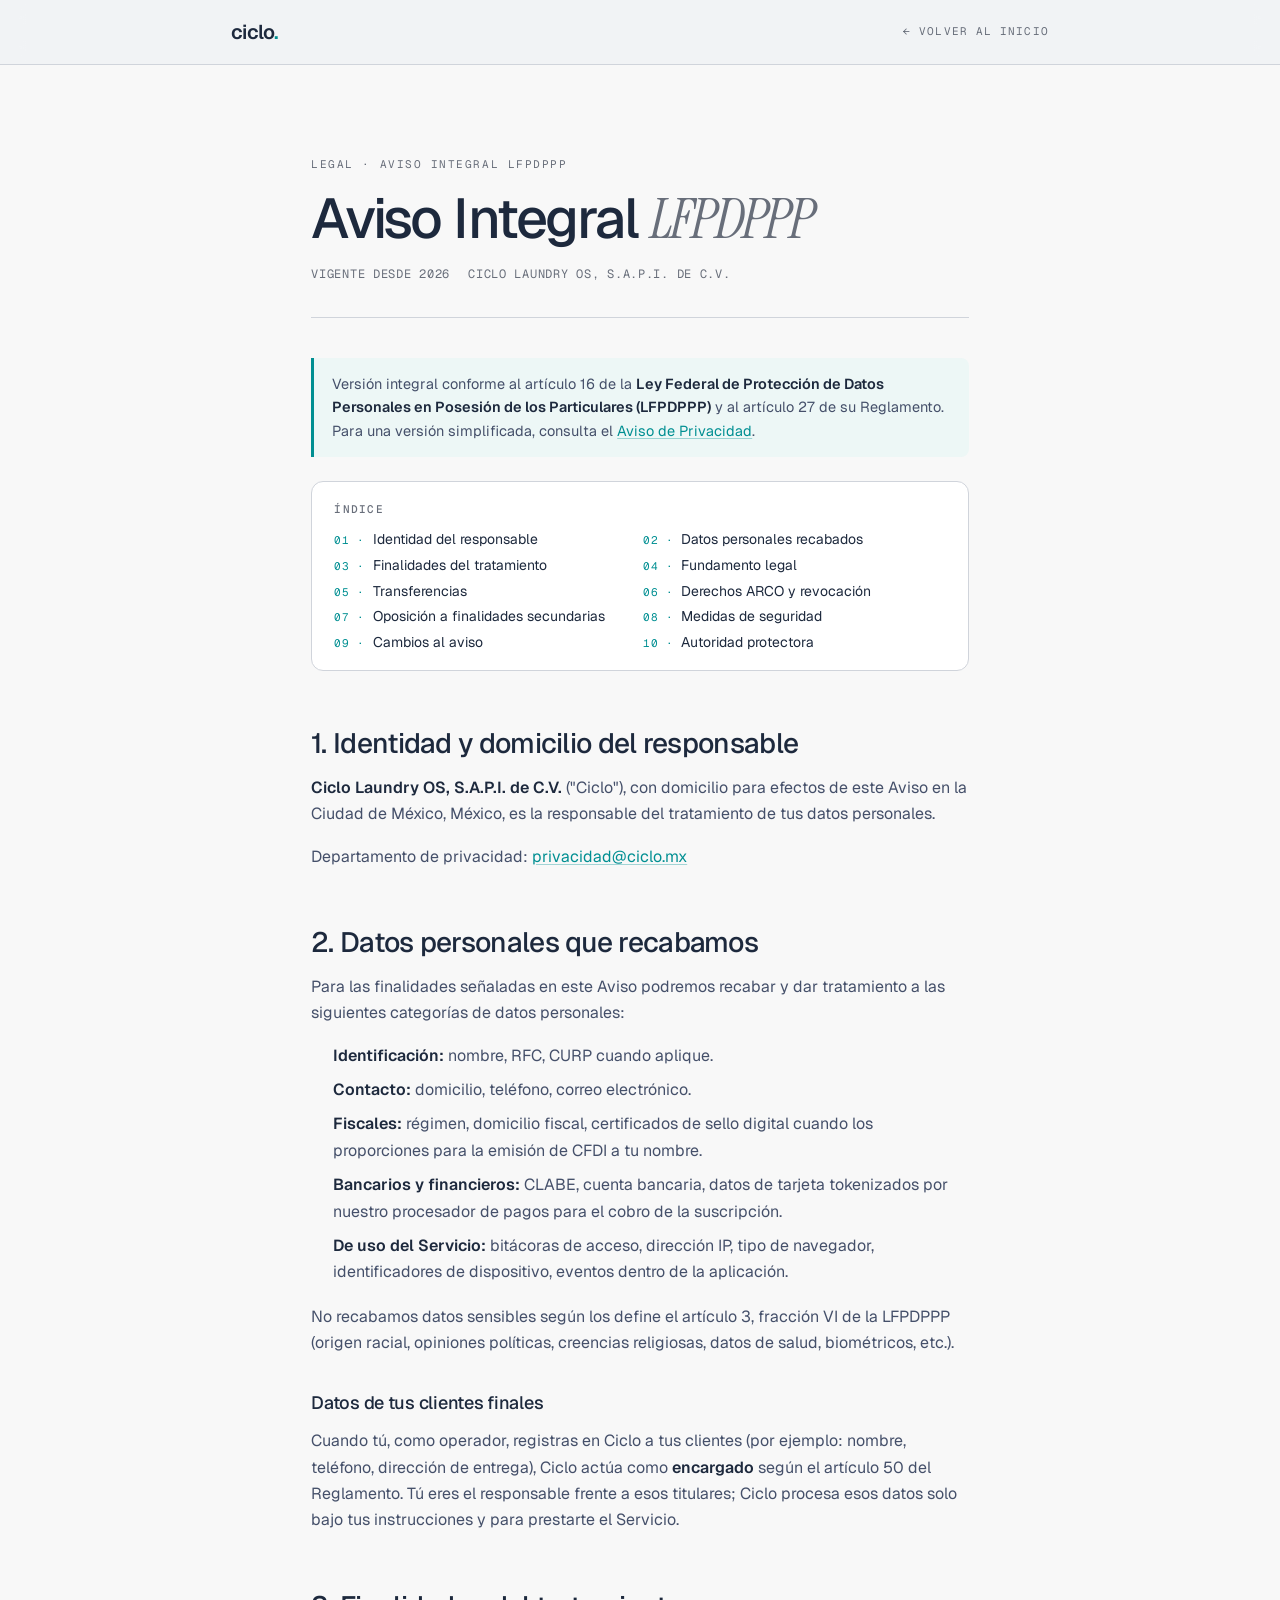
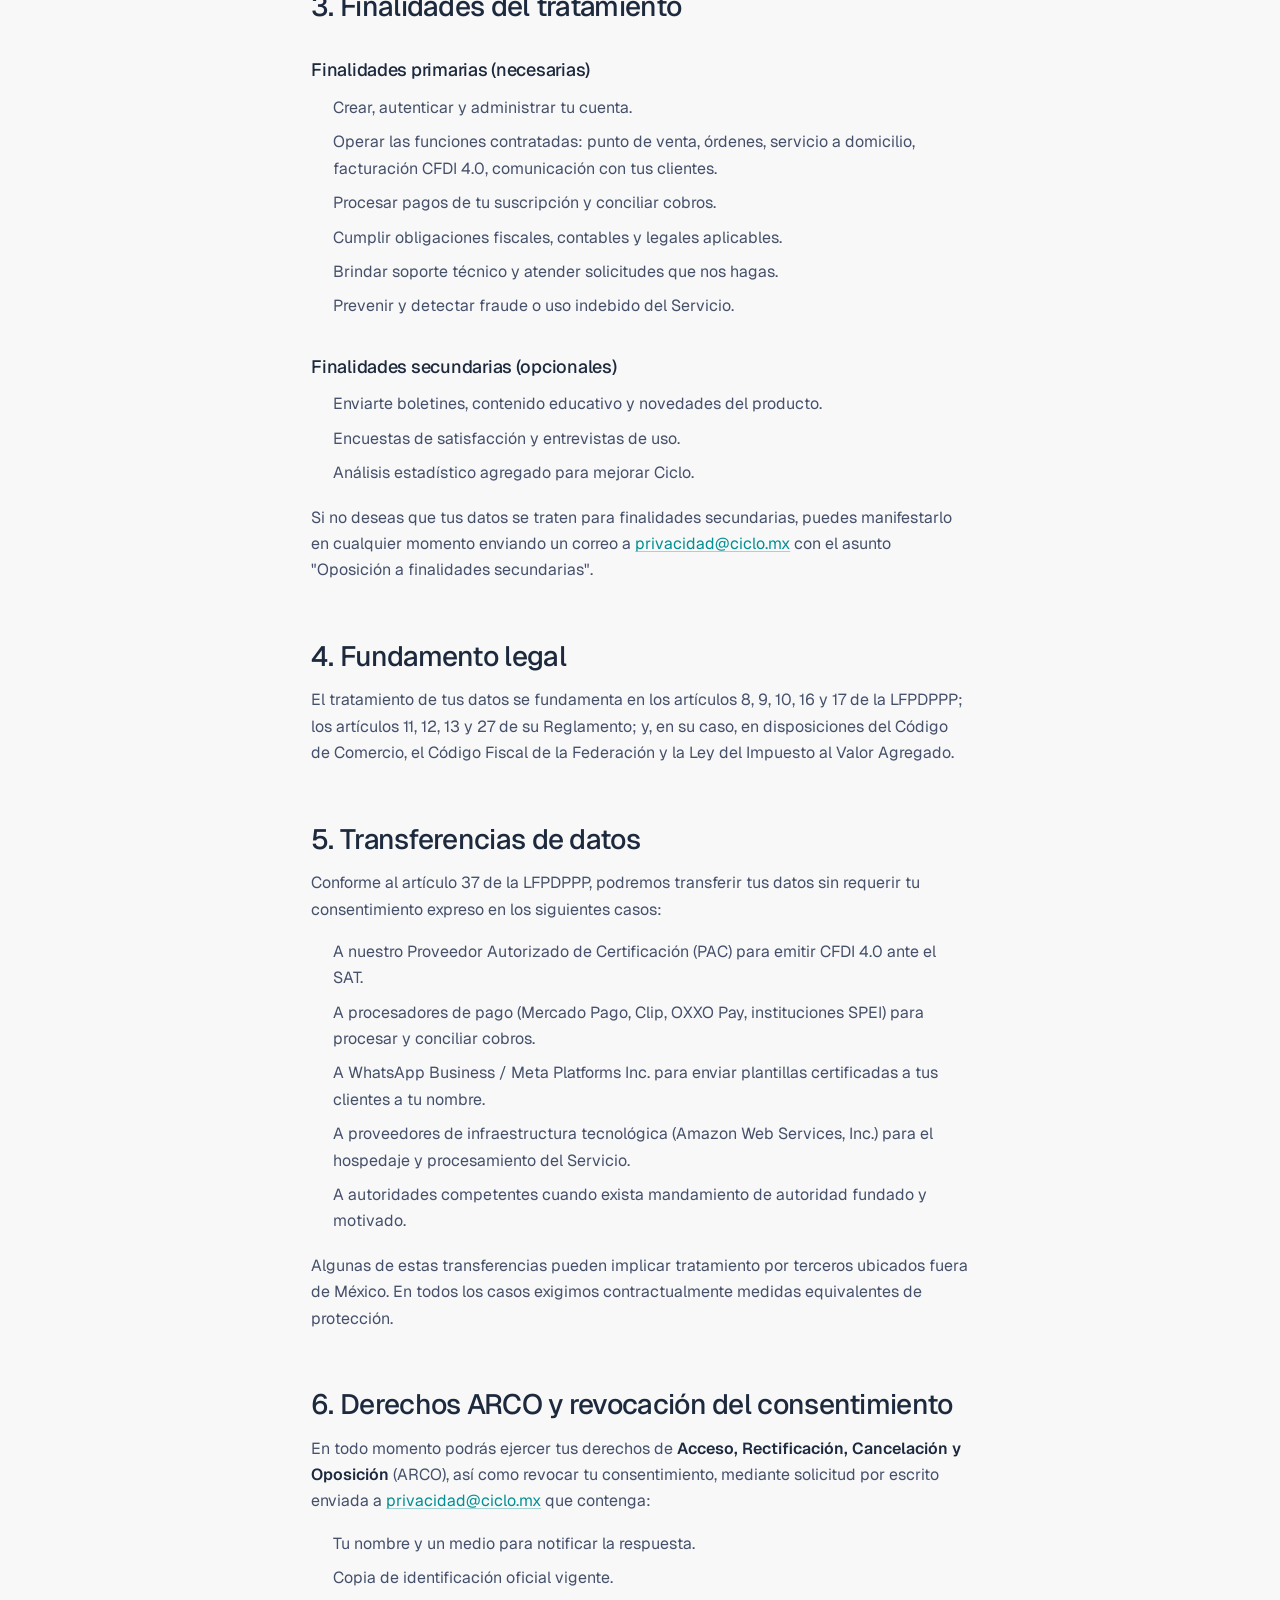
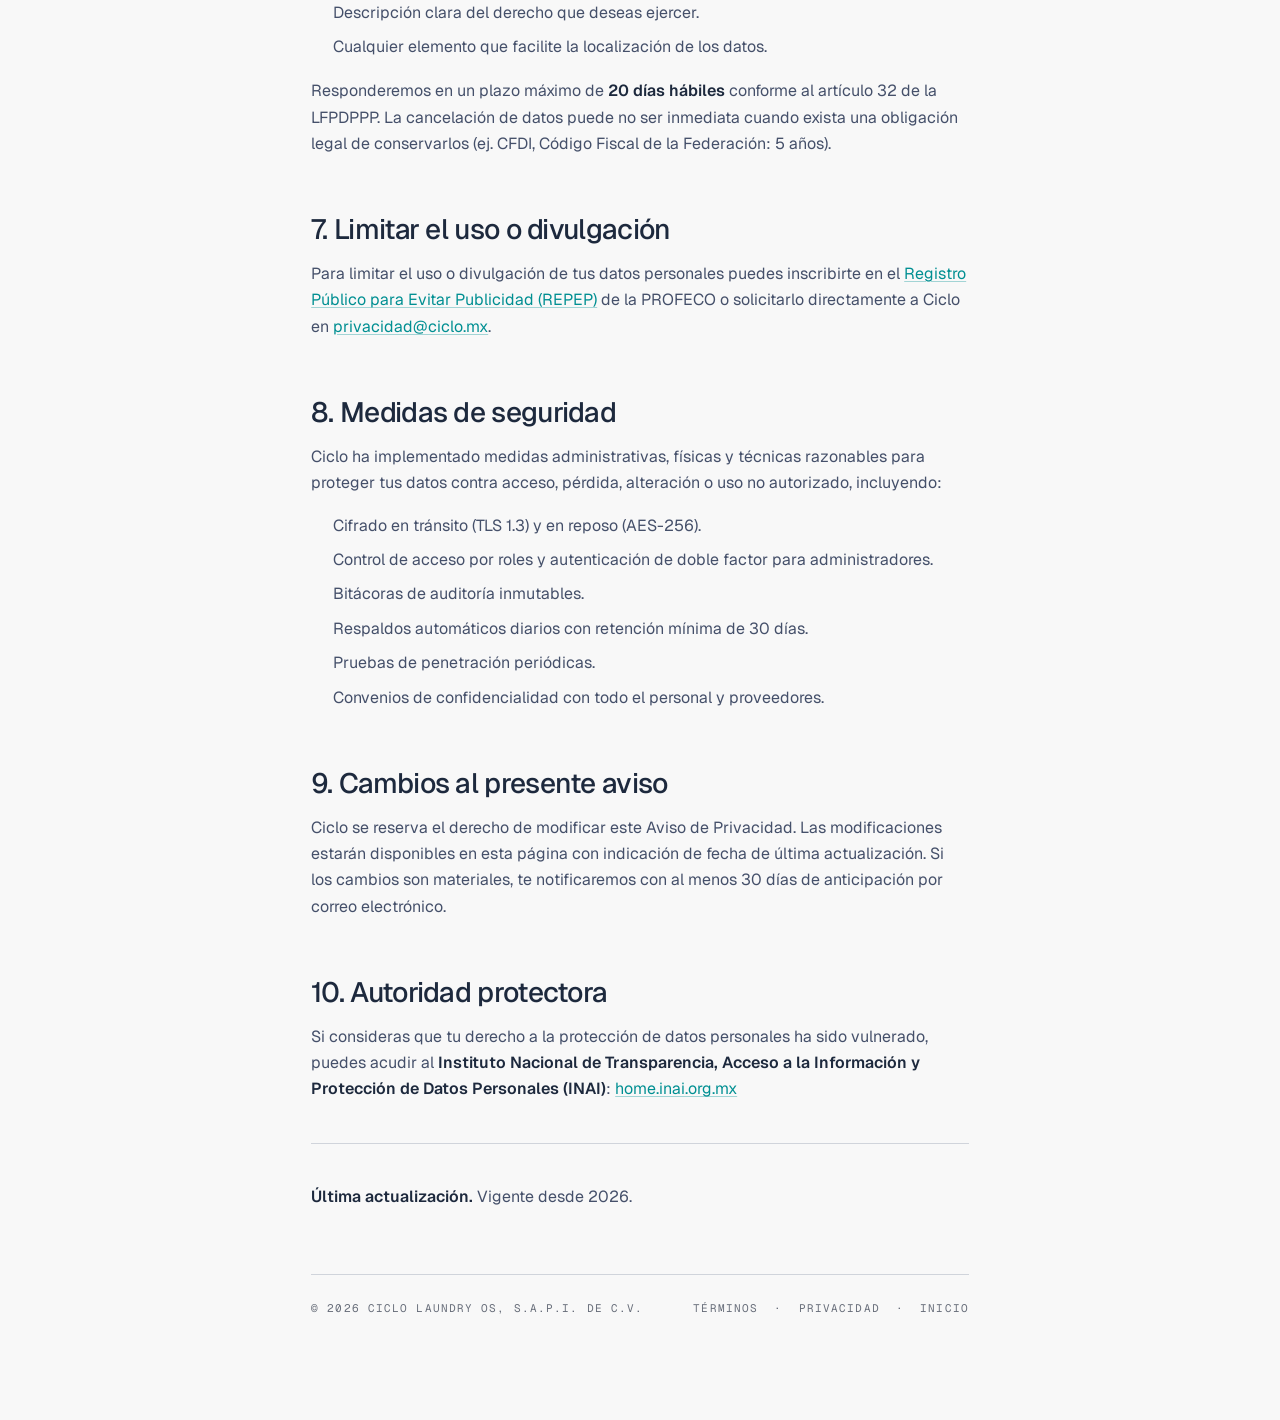
<file: legal/lfpdppp.html>
<!doctype html>
<html lang="es">
<head>
<meta charset="UTF-8" />
<meta name="viewport" content="width=device-width, initial-scale=1, viewport-fit=cover" />
<meta name="theme-color" content="#F0F2F5" />
<title>Aviso LFPDPPP · Ciclo</title>
<meta name="description" content="Aviso de Privacidad Integral conforme a la LFPDPPP — Ciclo Laundry OS, S.A.P.I. de C.V." />
<link rel="icon" type="image/svg+xml" href="/assets/favicon.svg" />
<link rel="preconnect" href="https://fonts.googleapis.com" />
<link rel="preconnect" href="https://fonts.gstatic.com" crossorigin />
<link href="https://fonts.googleapis.com/css2?family=Bricolage+Grotesque:opsz,wght@12..96,400;12..96,500;12..96,600&family=Geist:wght@300;400;500;600&family=Geist+Mono:wght@400;500&family=Instrument+Serif:ital@0;1&display=swap" rel="stylesheet" />
<link rel="stylesheet" href="/styles/tokens.css" />
<link rel="stylesheet" href="/styles/base.css" />
<link rel="stylesheet" href="/styles/legal.css" />
</head>
<body>

<nav class="legal-nav">
  <div class="legal-nav-row">
    <a class="home" href="/">ciclo<span class="accent">.</span></a>
    <a class="back" href="/">← Volver al inicio</a>
  </div>
</nav>

<article class="legal">
  <header class="legal-header">
    <div class="legal-eyebrow">LEGAL · AVISO INTEGRAL LFPDPPP</div>
    <h1>Aviso Integral <em>LFPDPPP</em></h1>
    <div class="legal-meta">
      <span>VIGENTE DESDE 2026</span>
      <span>CICLO LAUNDRY OS, S.A.P.I. DE C.V.</span>
    </div>
  </header>

  <div class="legal-note">
    Versión integral conforme al artículo 16 de la <strong>Ley Federal de Protección de Datos Personales en Posesión de los Particulares (LFPDPPP)</strong> y al artículo 27 de su Reglamento. Para una versión simplificada, consulta el <a href="/legal/privacidad.html">Aviso de Privacidad</a>.
  </div>

  <nav class="legal-toc">
    <h4>Índice</h4>
    <ol>
      <li><a href="#identidad">Identidad del responsable</a></li>
      <li><a href="#datos-recabados">Datos personales recabados</a></li>
      <li><a href="#finalidades">Finalidades del tratamiento</a></li>
      <li><a href="#fundamento">Fundamento legal</a></li>
      <li><a href="#transferencias">Transferencias</a></li>
      <li><a href="#arco">Derechos ARCO y revocación</a></li>
      <li><a href="#oposicion">Oposición a finalidades secundarias</a></li>
      <li><a href="#medidas">Medidas de seguridad</a></li>
      <li><a href="#cambios">Cambios al aviso</a></li>
      <li><a href="#inai">Autoridad protectora</a></li>
    </ol>
  </nav>

  <h2 id="identidad">1. Identidad y domicilio del responsable</h2>
  <p><strong>Ciclo Laundry OS, S.A.P.I. de C.V.</strong> ("Ciclo"), con domicilio para efectos de este Aviso en la Ciudad de México, México, es la responsable del tratamiento de tus datos personales.</p>
  <p>Departamento de privacidad: <a href="mailto:privacidad@ciclo.mx">privacidad@ciclo.mx</a></p>

  <h2 id="datos-recabados">2. Datos personales que recabamos</h2>
  <p>Para las finalidades señaladas en este Aviso podremos recabar y dar tratamiento a las siguientes categorías de datos personales:</p>
  <ul>
    <li><strong>Identificación:</strong> nombre, RFC, CURP cuando aplique.</li>
    <li><strong>Contacto:</strong> domicilio, teléfono, correo electrónico.</li>
    <li><strong>Fiscales:</strong> régimen, domicilio fiscal, certificados de sello digital cuando los proporciones para la emisión de CFDI a tu nombre.</li>
    <li><strong>Bancarios y financieros:</strong> CLABE, cuenta bancaria, datos de tarjeta tokenizados por nuestro procesador de pagos para el cobro de la suscripción.</li>
    <li><strong>De uso del Servicio:</strong> bitácoras de acceso, dirección IP, tipo de navegador, identificadores de dispositivo, eventos dentro de la aplicación.</li>
  </ul>
  <p>No recabamos datos sensibles según los define el artículo 3, fracción VI de la LFPDPPP (origen racial, opiniones políticas, creencias religiosas, datos de salud, biométricos, etc.).</p>

  <h3>Datos de tus clientes finales</h3>
  <p>Cuando tú, como operador, registras en Ciclo a tus clientes (por ejemplo: nombre, teléfono, dirección de entrega), Ciclo actúa como <strong>encargado</strong> según el artículo 50 del Reglamento. Tú eres el responsable frente a esos titulares; Ciclo procesa esos datos solo bajo tus instrucciones y para prestarte el Servicio.</p>

  <h2 id="finalidades">3. Finalidades del tratamiento</h2>

  <h3>Finalidades primarias (necesarias)</h3>
  <ul>
    <li>Crear, autenticar y administrar tu cuenta.</li>
    <li>Operar las funciones contratadas: punto de venta, órdenes, servicio a domicilio, facturación CFDI 4.0, comunicación con tus clientes.</li>
    <li>Procesar pagos de tu suscripción y conciliar cobros.</li>
    <li>Cumplir obligaciones fiscales, contables y legales aplicables.</li>
    <li>Brindar soporte técnico y atender solicitudes que nos hagas.</li>
    <li>Prevenir y detectar fraude o uso indebido del Servicio.</li>
  </ul>

  <h3>Finalidades secundarias (opcionales)</h3>
  <ul>
    <li>Enviarte boletines, contenido educativo y novedades del producto.</li>
    <li>Encuestas de satisfacción y entrevistas de uso.</li>
    <li>Análisis estadístico agregado para mejorar Ciclo.</li>
  </ul>
  <p>Si no deseas que tus datos se traten para finalidades secundarias, puedes manifestarlo en cualquier momento enviando un correo a <a href="mailto:privacidad@ciclo.mx">privacidad@ciclo.mx</a> con el asunto "Oposición a finalidades secundarias".</p>

  <h2 id="fundamento">4. Fundamento legal</h2>
  <p>El tratamiento de tus datos se fundamenta en los artículos 8, 9, 10, 16 y 17 de la LFPDPPP; los artículos 11, 12, 13 y 27 de su Reglamento; y, en su caso, en disposiciones del Código de Comercio, el Código Fiscal de la Federación y la Ley del Impuesto al Valor Agregado.</p>

  <h2 id="transferencias">5. Transferencias de datos</h2>
  <p>Conforme al artículo 37 de la LFPDPPP, podremos transferir tus datos sin requerir tu consentimiento expreso en los siguientes casos:</p>
  <ul>
    <li>A nuestro Proveedor Autorizado de Certificación (PAC) para emitir CFDI 4.0 ante el SAT.</li>
    <li>A procesadores de pago (Mercado Pago, Clip, OXXO Pay, instituciones SPEI) para procesar y conciliar cobros.</li>
    <li>A WhatsApp Business / Meta Platforms Inc. para enviar plantillas certificadas a tus clientes a tu nombre.</li>
    <li>A proveedores de infraestructura tecnológica (Amazon Web Services, Inc.) para el hospedaje y procesamiento del Servicio.</li>
    <li>A autoridades competentes cuando exista mandamiento de autoridad fundado y motivado.</li>
  </ul>
  <p>Algunas de estas transferencias pueden implicar tratamiento por terceros ubicados fuera de México. En todos los casos exigimos contractualmente medidas equivalentes de protección.</p>

  <h2 id="arco">6. Derechos ARCO y revocación del consentimiento</h2>
  <p>En todo momento podrás ejercer tus derechos de <strong>Acceso, Rectificación, Cancelación y Oposición</strong> (ARCO), así como revocar tu consentimiento, mediante solicitud por escrito enviada a <a href="mailto:privacidad@ciclo.mx">privacidad@ciclo.mx</a> que contenga:</p>
  <ul>
    <li>Tu nombre y un medio para notificar la respuesta.</li>
    <li>Copia de identificación oficial vigente.</li>
    <li>Descripción clara del derecho que deseas ejercer.</li>
    <li>Cualquier elemento que facilite la localización de los datos.</li>
  </ul>
  <p>Responderemos en un plazo máximo de <strong>20 días hábiles</strong> conforme al artículo 32 de la LFPDPPP. La cancelación de datos puede no ser inmediata cuando exista una obligación legal de conservarlos (ej. CFDI, Código Fiscal de la Federación: 5 años).</p>

  <h2 id="oposicion">7. Limitar el uso o divulgación</h2>
  <p>Para limitar el uso o divulgación de tus datos personales puedes inscribirte en el <a href="https://repep.profeco.gob.mx/" target="_blank" rel="noopener">Registro Público para Evitar Publicidad (REPEP)</a> de la PROFECO o solicitarlo directamente a Ciclo en <a href="mailto:privacidad@ciclo.mx">privacidad@ciclo.mx</a>.</p>

  <h2 id="medidas">8. Medidas de seguridad</h2>
  <p>Ciclo ha implementado medidas administrativas, físicas y técnicas razonables para proteger tus datos contra acceso, pérdida, alteración o uso no autorizado, incluyendo:</p>
  <ul>
    <li>Cifrado en tránsito (TLS 1.3) y en reposo (AES-256).</li>
    <li>Control de acceso por roles y autenticación de doble factor para administradores.</li>
    <li>Bitácoras de auditoría inmutables.</li>
    <li>Respaldos automáticos diarios con retención mínima de 30 días.</li>
    <li>Pruebas de penetración periódicas.</li>
    <li>Convenios de confidencialidad con todo el personal y proveedores.</li>
  </ul>

  <h2 id="cambios">9. Cambios al presente aviso</h2>
  <p>Ciclo se reserva el derecho de modificar este Aviso de Privacidad. Las modificaciones estarán disponibles en esta página con indicación de fecha de última actualización. Si los cambios son materiales, te notificaremos con al menos 30 días de anticipación por correo electrónico.</p>

  <h2 id="inai">10. Autoridad protectora</h2>
  <p>Si consideras que tu derecho a la protección de datos personales ha sido vulnerado, puedes acudir al <strong>Instituto Nacional de Transparencia, Acceso a la Información y Protección de Datos Personales (INAI)</strong>: <a href="https://home.inai.org.mx" target="_blank" rel="noopener">home.inai.org.mx</a></p>

  <hr />

  <p><strong>Última actualización.</strong> Vigente desde 2026.</p>

  <div class="legal-foot">
    <span>© 2026 CICLO LAUNDRY OS, S.A.P.I. DE C.V.</span>
    <span>
      <a href="/legal/terminos.html">Términos</a> &nbsp;·&nbsp;
      <a href="/legal/privacidad.html">Privacidad</a> &nbsp;·&nbsp;
      <a href="/">Inicio</a>
    </span>
  </div>
</article>

</body>
</html>
</file>
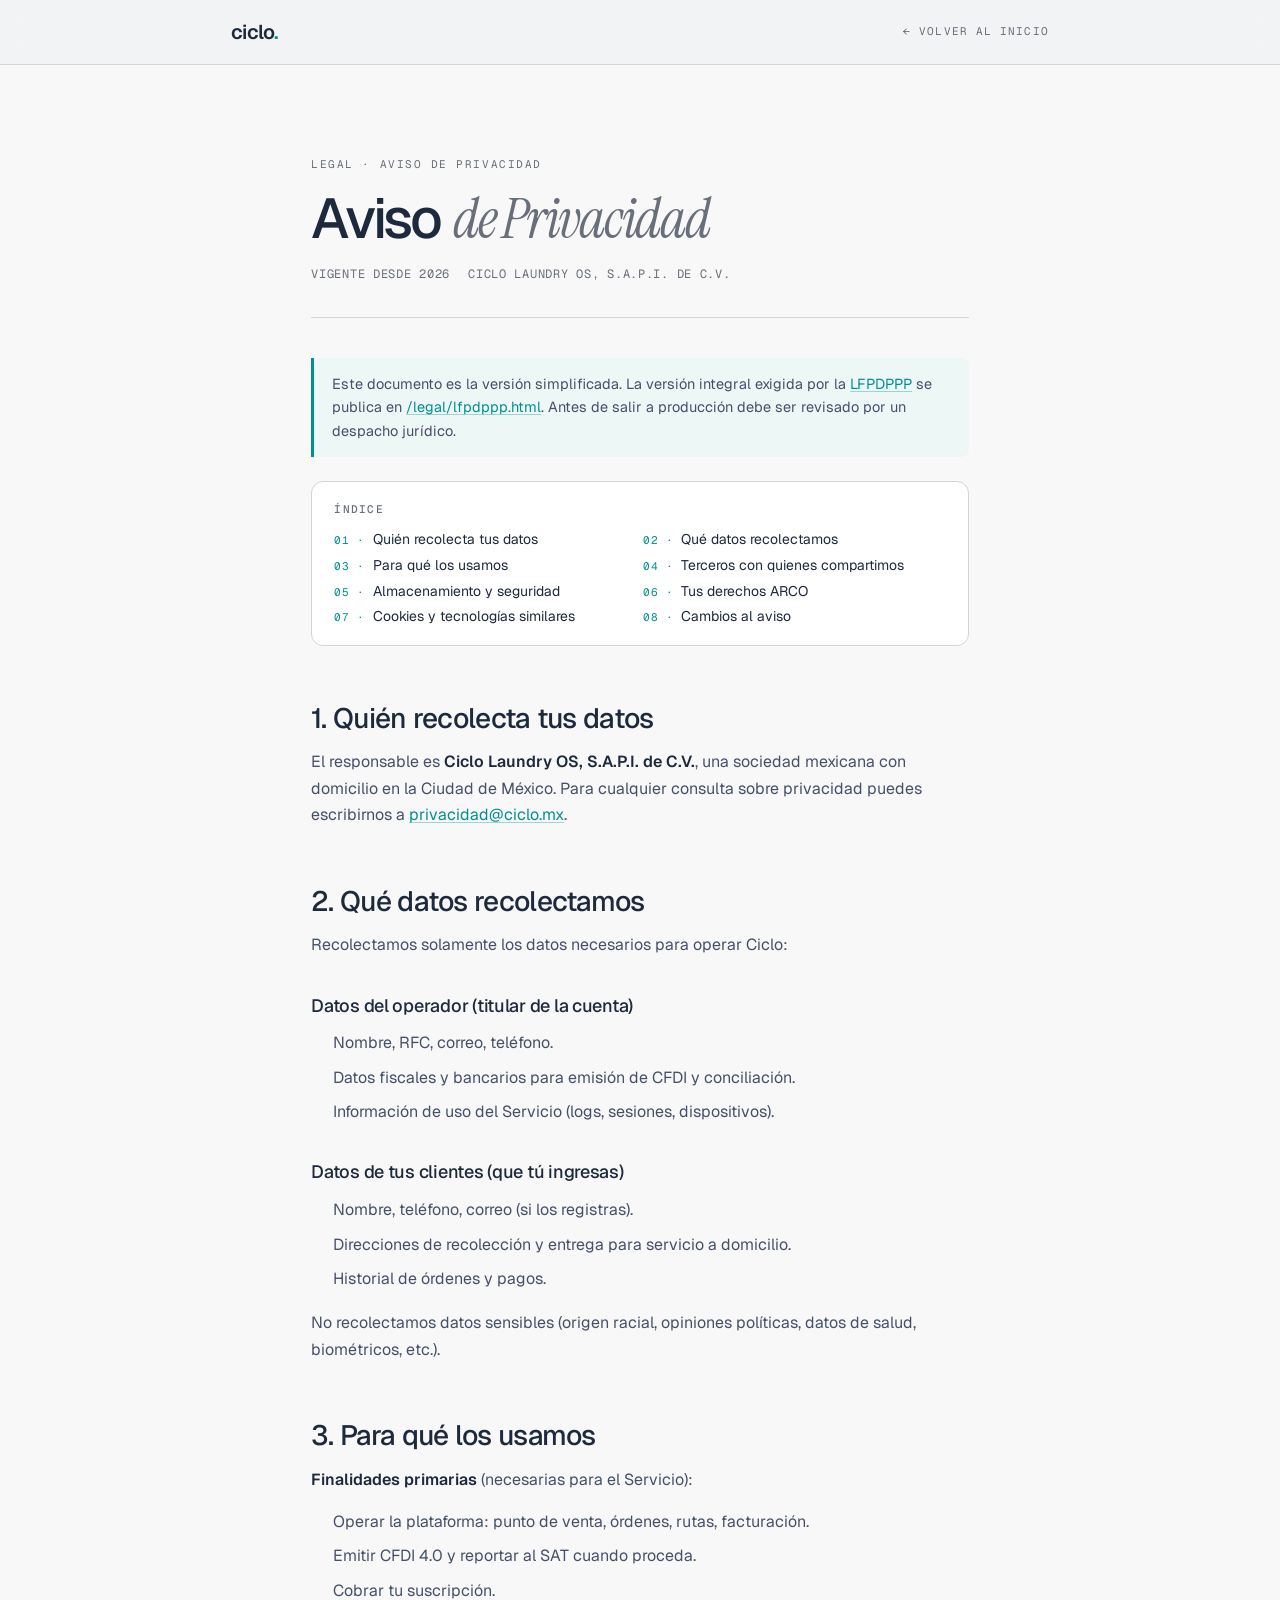
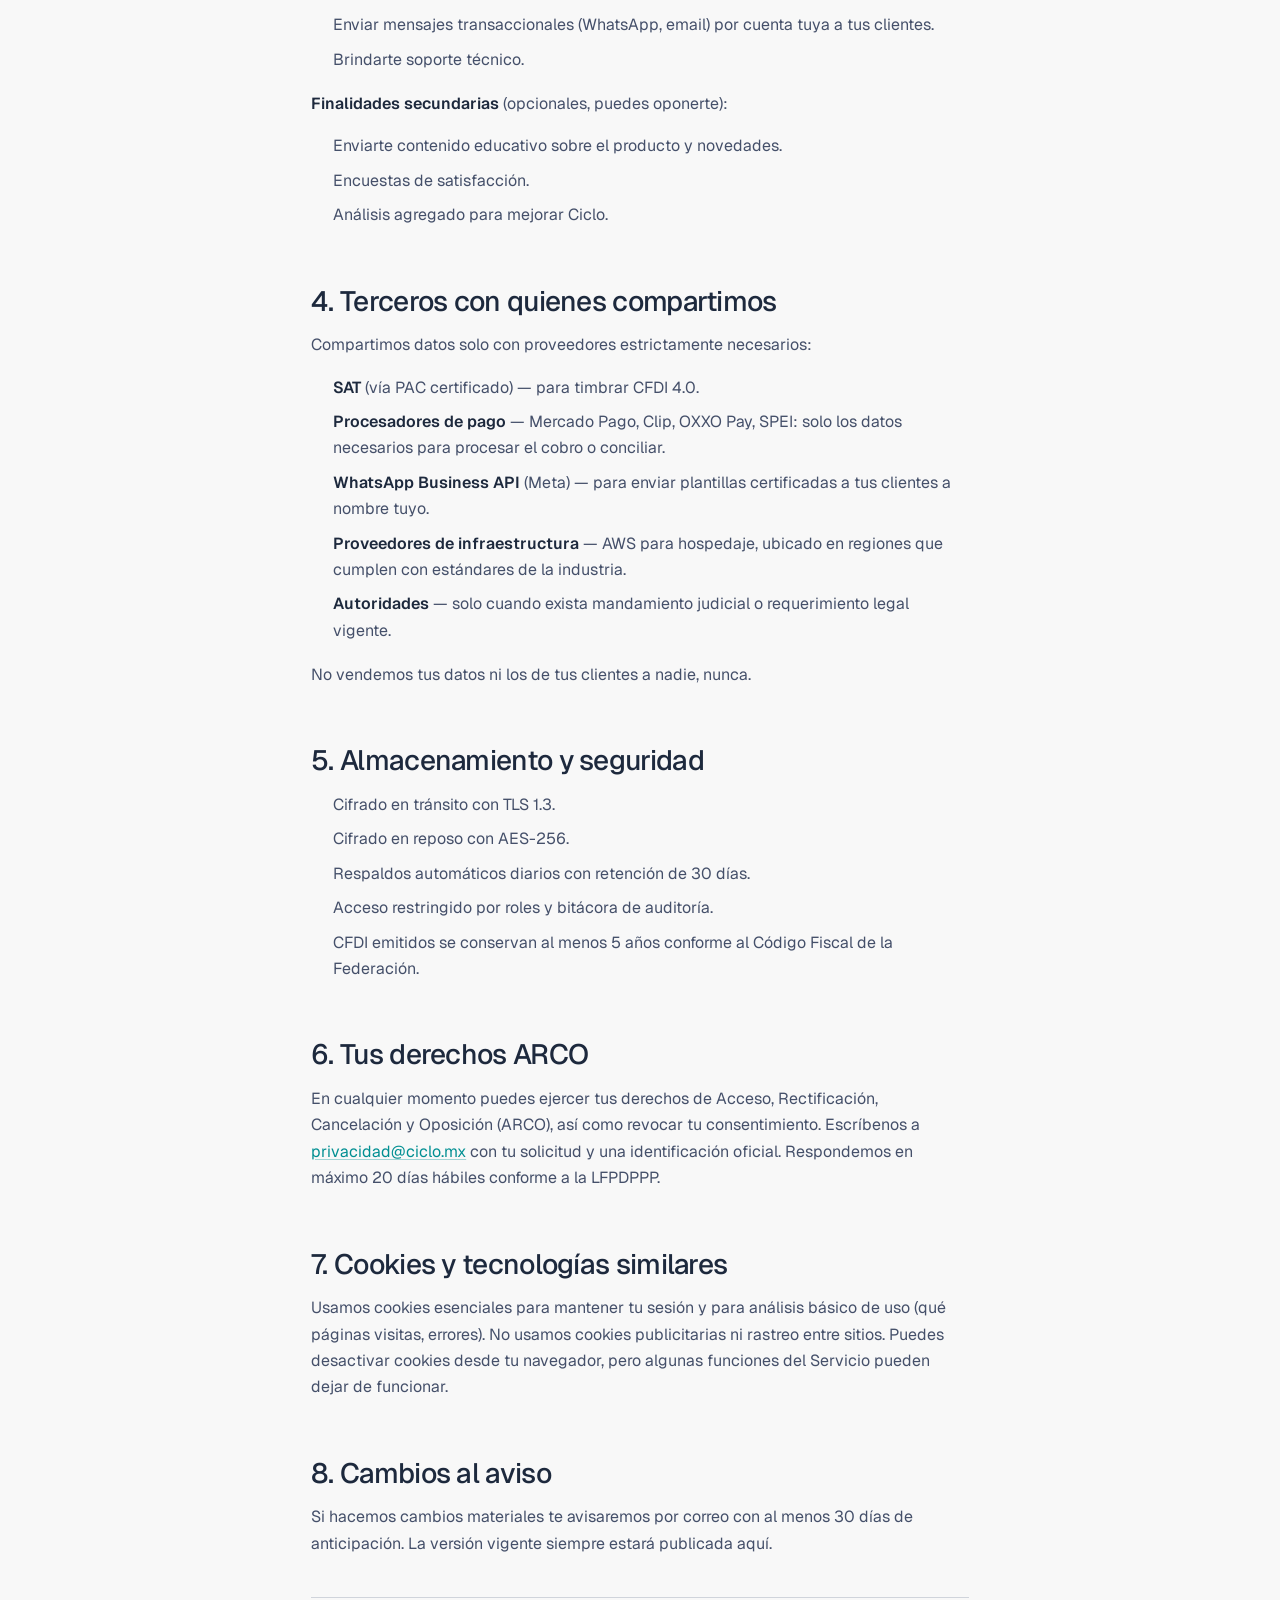
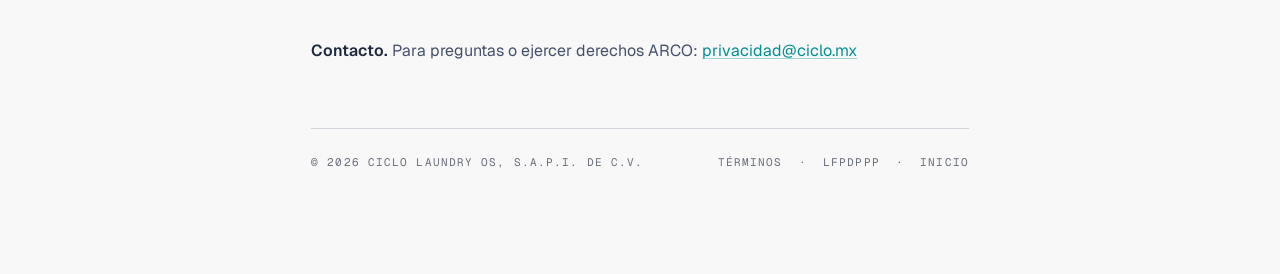
<file: legal/privacidad.html>
<!doctype html>
<html lang="es">
<head>
<meta charset="UTF-8" />
<meta name="viewport" content="width=device-width, initial-scale=1, viewport-fit=cover" />
<meta name="theme-color" content="#F0F2F5" />
<title>Aviso de Privacidad · Ciclo</title>
<meta name="description" content="Aviso de Privacidad de Ciclo Laundry OS, S.A.P.I. de C.V." />
<link rel="icon" type="image/svg+xml" href="/assets/favicon.svg" />
<link rel="preconnect" href="https://fonts.googleapis.com" />
<link rel="preconnect" href="https://fonts.gstatic.com" crossorigin />
<link href="https://fonts.googleapis.com/css2?family=Bricolage+Grotesque:opsz,wght@12..96,400;12..96,500;12..96,600&family=Geist:wght@300;400;500;600&family=Geist+Mono:wght@400;500&family=Instrument+Serif:ital@0;1&display=swap" rel="stylesheet" />
<link rel="stylesheet" href="/styles/tokens.css" />
<link rel="stylesheet" href="/styles/base.css" />
<link rel="stylesheet" href="/styles/legal.css" />
</head>
<body>

<nav class="legal-nav">
  <div class="legal-nav-row">
    <a class="home" href="/">ciclo<span class="accent">.</span></a>
    <a class="back" href="/">← Volver al inicio</a>
  </div>
</nav>

<article class="legal">
  <header class="legal-header">
    <div class="legal-eyebrow">LEGAL · AVISO DE PRIVACIDAD</div>
    <h1>Aviso <em>de Privacidad</em></h1>
    <div class="legal-meta">
      <span>VIGENTE DESDE 2026</span>
      <span>CICLO LAUNDRY OS, S.A.P.I. DE C.V.</span>
    </div>
  </header>

  <div class="legal-note">
    Este documento es la versión simplificada. La versión integral exigida por la <a href="https://www.diputados.gob.mx/LeyesBiblio/pdf/LFPDPPP.pdf" target="_blank" rel="noopener">LFPDPPP</a> se publica en <a href="/legal/lfpdppp.html">/legal/lfpdppp.html</a>. Antes de salir a producción debe ser revisado por un despacho jurídico.
  </div>

  <nav class="legal-toc">
    <h4>Índice</h4>
    <ol>
      <li><a href="#quien">Quién recolecta tus datos</a></li>
      <li><a href="#que">Qué datos recolectamos</a></li>
      <li><a href="#para-que">Para qué los usamos</a></li>
      <li><a href="#terceros">Terceros con quienes compartimos</a></li>
      <li><a href="#almacenamiento">Almacenamiento y seguridad</a></li>
      <li><a href="#derechos">Tus derechos ARCO</a></li>
      <li><a href="#cookies">Cookies y tecnologías similares</a></li>
      <li><a href="#cambios">Cambios al aviso</a></li>
    </ol>
  </nav>

  <h2 id="quien">1. Quién recolecta tus datos</h2>
  <p>El responsable es <strong>Ciclo Laundry OS, S.A.P.I. de C.V.</strong>, una sociedad mexicana con domicilio en la Ciudad de México. Para cualquier consulta sobre privacidad puedes escribirnos a <a href="mailto:privacidad@ciclo.mx">privacidad@ciclo.mx</a>.</p>

  <h2 id="que">2. Qué datos recolectamos</h2>
  <p>Recolectamos solamente los datos necesarios para operar Ciclo:</p>
  <h3>Datos del operador (titular de la cuenta)</h3>
  <ul>
    <li>Nombre, RFC, correo, teléfono.</li>
    <li>Datos fiscales y bancarios para emisión de CFDI y conciliación.</li>
    <li>Información de uso del Servicio (logs, sesiones, dispositivos).</li>
  </ul>
  <h3>Datos de tus clientes (que tú ingresas)</h3>
  <ul>
    <li>Nombre, teléfono, correo (si los registras).</li>
    <li>Direcciones de recolección y entrega para servicio a domicilio.</li>
    <li>Historial de órdenes y pagos.</li>
  </ul>
  <p>No recolectamos datos sensibles (origen racial, opiniones políticas, datos de salud, biométricos, etc.).</p>

  <h2 id="para-que">3. Para qué los usamos</h2>
  <p><strong>Finalidades primarias</strong> (necesarias para el Servicio):</p>
  <ul>
    <li>Operar la plataforma: punto de venta, órdenes, rutas, facturación.</li>
    <li>Emitir CFDI 4.0 y reportar al SAT cuando proceda.</li>
    <li>Cobrar tu suscripción.</li>
    <li>Enviar mensajes transaccionales (WhatsApp, email) por cuenta tuya a tus clientes.</li>
    <li>Brindarte soporte técnico.</li>
  </ul>
  <p><strong>Finalidades secundarias</strong> (opcionales, puedes oponerte):</p>
  <ul>
    <li>Enviarte contenido educativo sobre el producto y novedades.</li>
    <li>Encuestas de satisfacción.</li>
    <li>Análisis agregado para mejorar Ciclo.</li>
  </ul>

  <h2 id="terceros">4. Terceros con quienes compartimos</h2>
  <p>Compartimos datos solo con proveedores estrictamente necesarios:</p>
  <ul>
    <li><strong>SAT</strong> (vía PAC certificado) — para timbrar CFDI 4.0.</li>
    <li><strong>Procesadores de pago</strong> — Mercado Pago, Clip, OXXO Pay, SPEI: solo los datos necesarios para procesar el cobro o conciliar.</li>
    <li><strong>WhatsApp Business API</strong> (Meta) — para enviar plantillas certificadas a tus clientes a nombre tuyo.</li>
    <li><strong>Proveedores de infraestructura</strong> — AWS para hospedaje, ubicado en regiones que cumplen con estándares de la industria.</li>
    <li><strong>Autoridades</strong> — solo cuando exista mandamiento judicial o requerimiento legal vigente.</li>
  </ul>
  <p>No vendemos tus datos ni los de tus clientes a nadie, nunca.</p>

  <h2 id="almacenamiento">5. Almacenamiento y seguridad</h2>
  <ul>
    <li>Cifrado en tránsito con TLS 1.3.</li>
    <li>Cifrado en reposo con AES-256.</li>
    <li>Respaldos automáticos diarios con retención de 30 días.</li>
    <li>Acceso restringido por roles y bitácora de auditoría.</li>
    <li>CFDI emitidos se conservan al menos 5 años conforme al Código Fiscal de la Federación.</li>
  </ul>

  <h2 id="derechos">6. Tus derechos ARCO</h2>
  <p>En cualquier momento puedes ejercer tus derechos de Acceso, Rectificación, Cancelación y Oposición (ARCO), así como revocar tu consentimiento. Escríbenos a <a href="mailto:privacidad@ciclo.mx">privacidad@ciclo.mx</a> con tu solicitud y una identificación oficial. Respondemos en máximo 20 días hábiles conforme a la LFPDPPP.</p>

  <h2 id="cookies">7. Cookies y tecnologías similares</h2>
  <p>Usamos cookies esenciales para mantener tu sesión y para análisis básico de uso (qué páginas visitas, errores). No usamos cookies publicitarias ni rastreo entre sitios. Puedes desactivar cookies desde tu navegador, pero algunas funciones del Servicio pueden dejar de funcionar.</p>

  <h2 id="cambios">8. Cambios al aviso</h2>
  <p>Si hacemos cambios materiales te avisaremos por correo con al menos 30 días de anticipación. La versión vigente siempre estará publicada aquí.</p>

  <hr />

  <p><strong>Contacto.</strong> Para preguntas o ejercer derechos ARCO: <a href="mailto:privacidad@ciclo.mx">privacidad@ciclo.mx</a></p>

  <div class="legal-foot">
    <span>© 2026 CICLO LAUNDRY OS, S.A.P.I. DE C.V.</span>
    <span>
      <a href="/legal/terminos.html">Términos</a> &nbsp;·&nbsp;
      <a href="/legal/lfpdppp.html">LFPDPPP</a> &nbsp;·&nbsp;
      <a href="/">Inicio</a>
    </span>
  </div>
</article>

</body>
</html>
</file>
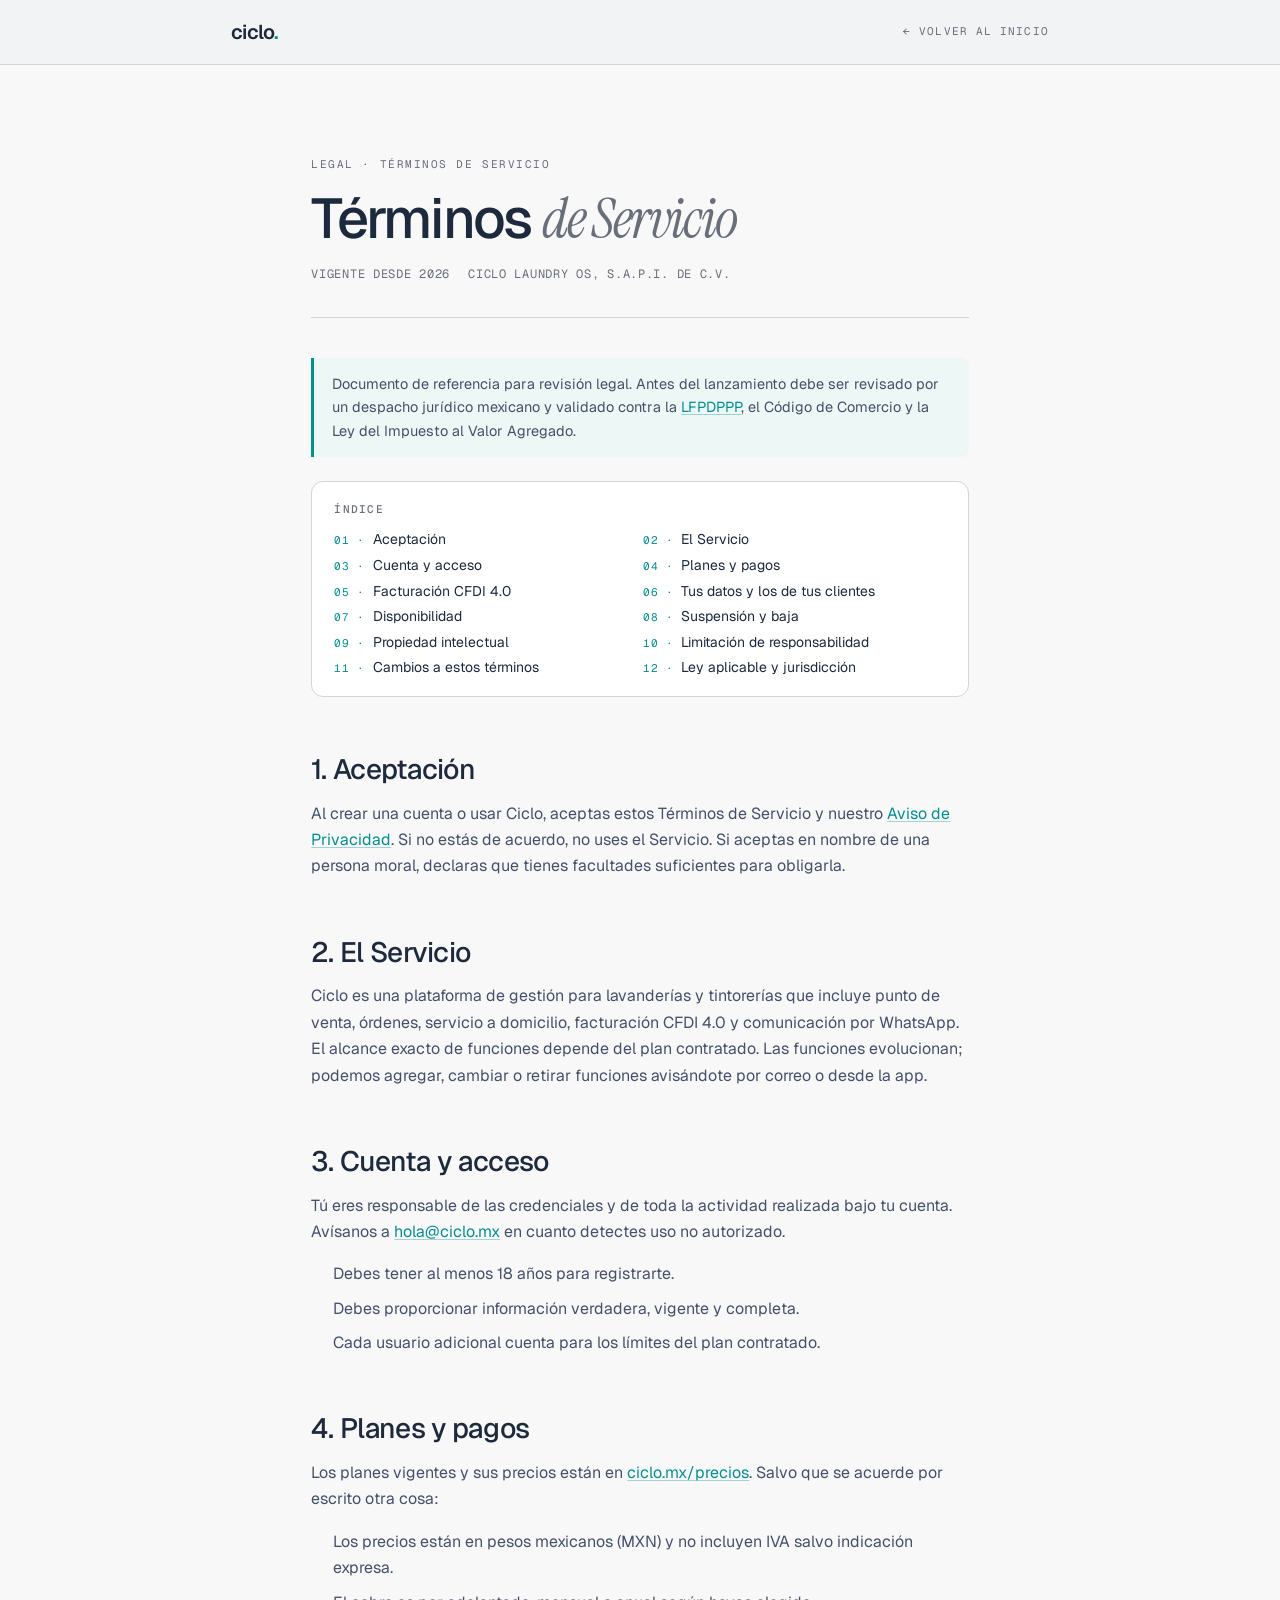
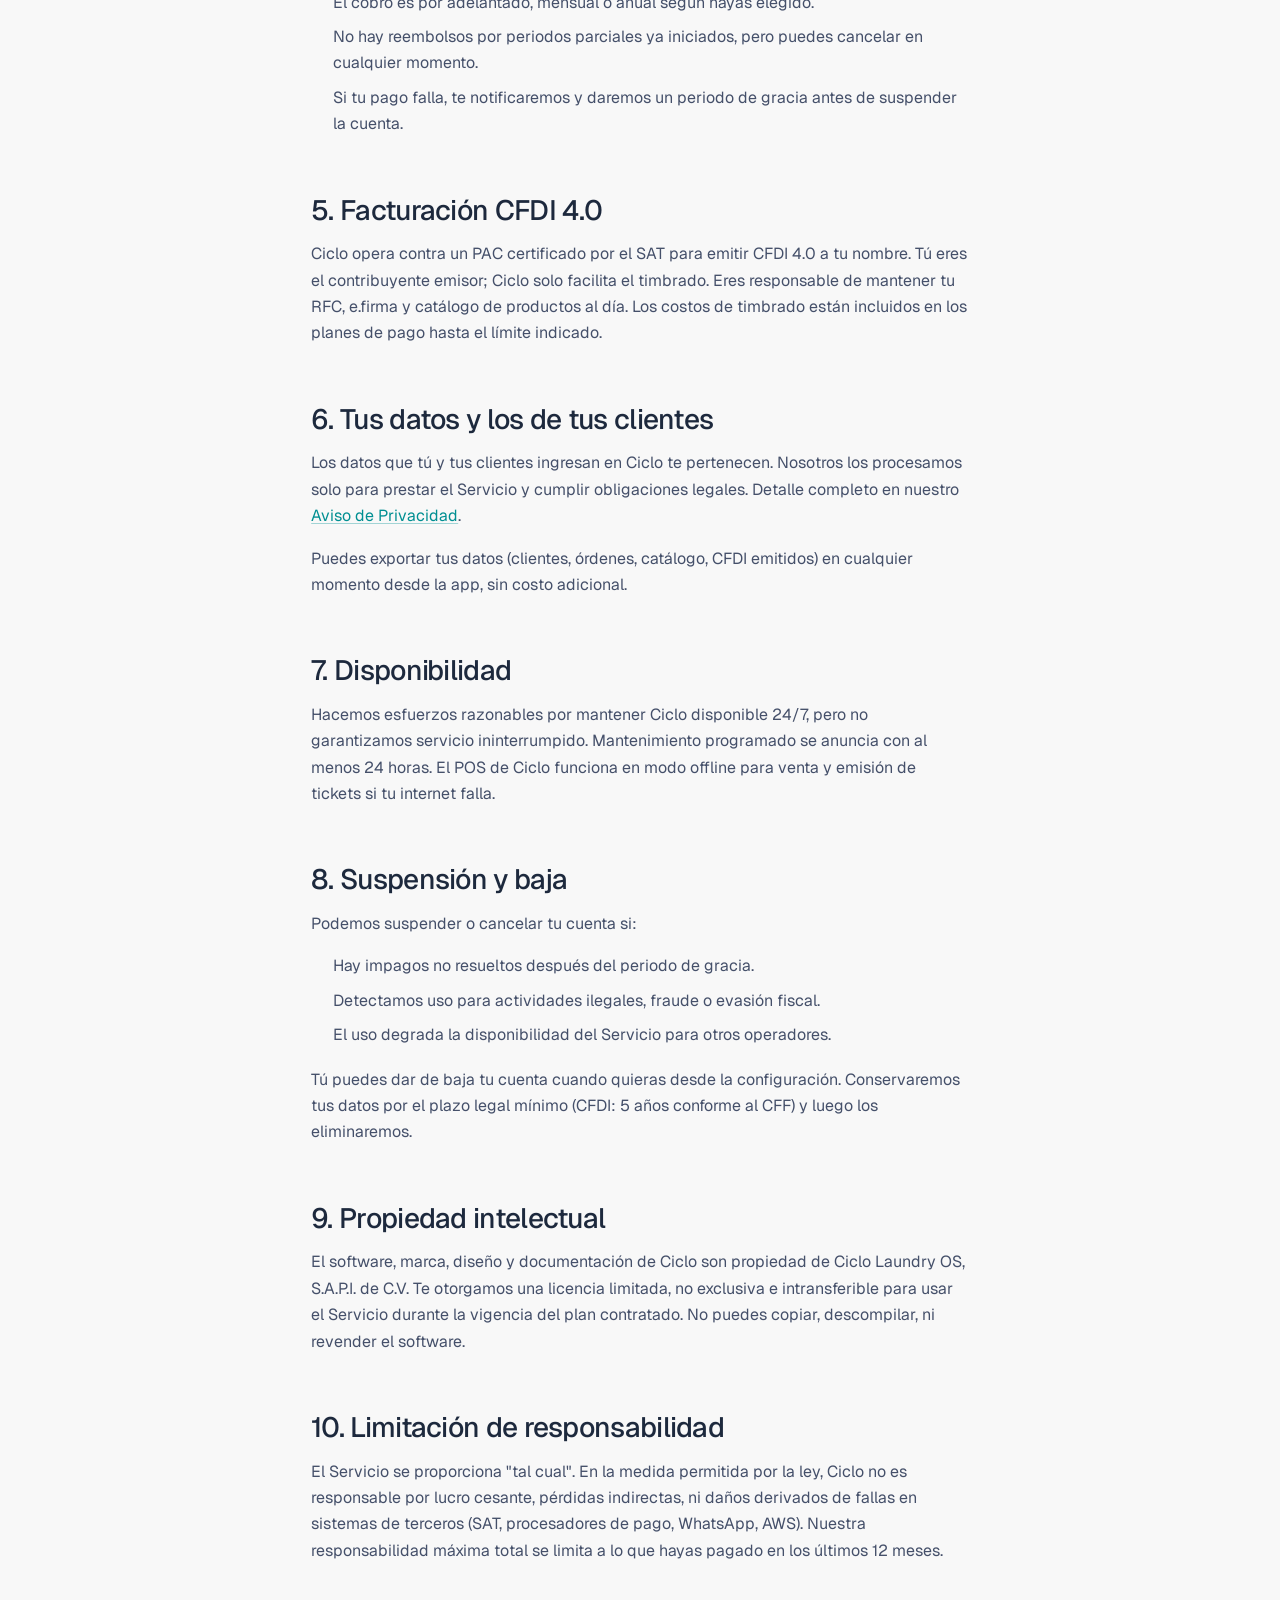
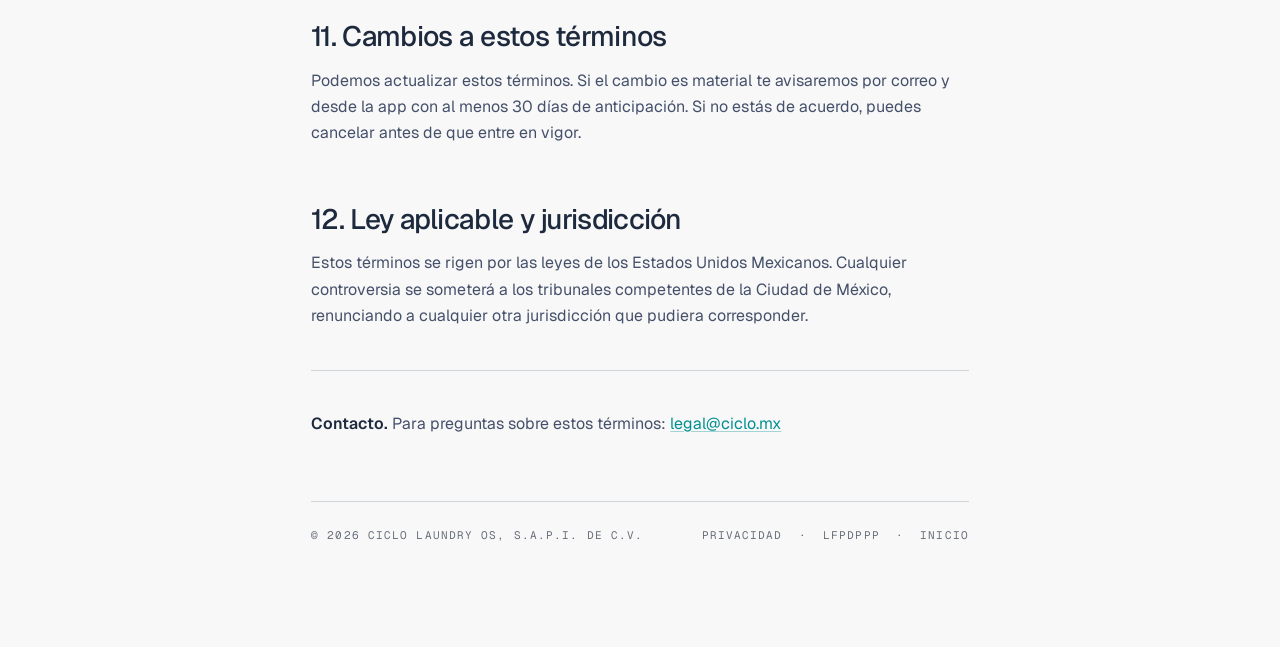
<file: legal/terminos.html>
<!doctype html>
<html lang="es">
<head>
<meta charset="UTF-8" />
<meta name="viewport" content="width=device-width, initial-scale=1, viewport-fit=cover" />
<meta name="theme-color" content="#F0F2F5" />
<title>Términos de Servicio · Ciclo</title>
<meta name="description" content="Términos de Servicio de Ciclo Laundry OS, S.A.P.I. de C.V." />
<link rel="icon" type="image/svg+xml" href="/assets/favicon.svg" />
<link rel="preconnect" href="https://fonts.googleapis.com" />
<link rel="preconnect" href="https://fonts.gstatic.com" crossorigin />
<link href="https://fonts.googleapis.com/css2?family=Bricolage+Grotesque:opsz,wght@12..96,400;12..96,500;12..96,600&family=Geist:wght@300;400;500;600&family=Geist+Mono:wght@400;500&family=Instrument+Serif:ital@0;1&display=swap" rel="stylesheet" />
<link rel="stylesheet" href="/styles/tokens.css" />
<link rel="stylesheet" href="/styles/base.css" />
<link rel="stylesheet" href="/styles/legal.css" />
</head>
<body>

<nav class="legal-nav">
  <div class="legal-nav-row">
    <a class="home" href="/">ciclo<span class="accent">.</span></a>
    <a class="back" href="/">← Volver al inicio</a>
  </div>
</nav>

<article class="legal">
  <header class="legal-header">
    <div class="legal-eyebrow">LEGAL · TÉRMINOS DE SERVICIO</div>
    <h1>Términos <em>de Servicio</em></h1>
    <div class="legal-meta">
      <span>VIGENTE DESDE 2026</span>
      <span>CICLO LAUNDRY OS, S.A.P.I. DE C.V.</span>
    </div>
  </header>

  <div class="legal-note">
    Documento de referencia para revisión legal. Antes del lanzamiento debe ser revisado por un despacho jurídico mexicano y validado contra la <a href="https://www.diputados.gob.mx/LeyesBiblio/pdf/LFPDPPP.pdf" target="_blank" rel="noopener">LFPDPPP</a>, el Código de Comercio y la Ley del Impuesto al Valor Agregado.
  </div>

  <nav class="legal-toc">
    <h4>Índice</h4>
    <ol>
      <li><a href="#aceptacion">Aceptación</a></li>
      <li><a href="#servicio">El Servicio</a></li>
      <li><a href="#cuenta">Cuenta y acceso</a></li>
      <li><a href="#planes">Planes y pagos</a></li>
      <li><a href="#cfdi">Facturación CFDI 4.0</a></li>
      <li><a href="#datos">Tus datos y los de tus clientes</a></li>
      <li><a href="#sla">Disponibilidad</a></li>
      <li><a href="#suspension">Suspensión y baja</a></li>
      <li><a href="#propiedad">Propiedad intelectual</a></li>
      <li><a href="#limitacion">Limitación de responsabilidad</a></li>
      <li><a href="#cambios">Cambios a estos términos</a></li>
      <li><a href="#jurisdiccion">Ley aplicable y jurisdicción</a></li>
    </ol>
  </nav>

  <h2 id="aceptacion">1. Aceptación</h2>
  <p>Al crear una cuenta o usar Ciclo, aceptas estos Términos de Servicio y nuestro <a href="/legal/privacidad.html">Aviso de Privacidad</a>. Si no estás de acuerdo, no uses el Servicio. Si aceptas en nombre de una persona moral, declaras que tienes facultades suficientes para obligarla.</p>

  <h2 id="servicio">2. El Servicio</h2>
  <p>Ciclo es una plataforma de gestión para lavanderías y tintorerías que incluye punto de venta, órdenes, servicio a domicilio, facturación CFDI 4.0 y comunicación por WhatsApp. El alcance exacto de funciones depende del plan contratado. Las funciones evolucionan; podemos agregar, cambiar o retirar funciones avisándote por correo o desde la app.</p>

  <h2 id="cuenta">3. Cuenta y acceso</h2>
  <p>Tú eres responsable de las credenciales y de toda la actividad realizada bajo tu cuenta. Avísanos a <a href="mailto:hola@ciclo.mx">hola@ciclo.mx</a> en cuanto detectes uso no autorizado.</p>
  <ul>
    <li>Debes tener al menos 18 años para registrarte.</li>
    <li>Debes proporcionar información verdadera, vigente y completa.</li>
    <li>Cada usuario adicional cuenta para los límites del plan contratado.</li>
  </ul>

  <h2 id="planes">4. Planes y pagos</h2>
  <p>Los planes vigentes y sus precios están en <a href="/#pricing">ciclo.mx/precios</a>. Salvo que se acuerde por escrito otra cosa:</p>
  <ul>
    <li>Los precios están en pesos mexicanos (MXN) y no incluyen IVA salvo indicación expresa.</li>
    <li>El cobro es por adelantado, mensual o anual según hayas elegido.</li>
    <li>No hay reembolsos por periodos parciales ya iniciados, pero puedes cancelar en cualquier momento.</li>
    <li>Si tu pago falla, te notificaremos y daremos un periodo de gracia antes de suspender la cuenta.</li>
  </ul>

  <h2 id="cfdi">5. Facturación CFDI 4.0</h2>
  <p>Ciclo opera contra un PAC certificado por el SAT para emitir CFDI 4.0 a tu nombre. Tú eres el contribuyente emisor; Ciclo solo facilita el timbrado. Eres responsable de mantener tu RFC, e.firma y catálogo de productos al día. Los costos de timbrado están incluidos en los planes de pago hasta el límite indicado.</p>

  <h2 id="datos">6. Tus datos y los de tus clientes</h2>
  <p>Los datos que tú y tus clientes ingresan en Ciclo te pertenecen. Nosotros los procesamos solo para prestar el Servicio y cumplir obligaciones legales. Detalle completo en nuestro <a href="/legal/privacidad.html">Aviso de Privacidad</a>.</p>
  <p>Puedes exportar tus datos (clientes, órdenes, catálogo, CFDI emitidos) en cualquier momento desde la app, sin costo adicional.</p>

  <h2 id="sla">7. Disponibilidad</h2>
  <p>Hacemos esfuerzos razonables por mantener Ciclo disponible 24/7, pero no garantizamos servicio ininterrumpido. Mantenimiento programado se anuncia con al menos 24 horas. El POS de Ciclo funciona en modo offline para venta y emisión de tickets si tu internet falla.</p>

  <h2 id="suspension">8. Suspensión y baja</h2>
  <p>Podemos suspender o cancelar tu cuenta si:</p>
  <ul>
    <li>Hay impagos no resueltos después del periodo de gracia.</li>
    <li>Detectamos uso para actividades ilegales, fraude o evasión fiscal.</li>
    <li>El uso degrada la disponibilidad del Servicio para otros operadores.</li>
  </ul>
  <p>Tú puedes dar de baja tu cuenta cuando quieras desde la configuración. Conservaremos tus datos por el plazo legal mínimo (CFDI: 5 años conforme al CFF) y luego los eliminaremos.</p>

  <h2 id="propiedad">9. Propiedad intelectual</h2>
  <p>El software, marca, diseño y documentación de Ciclo son propiedad de Ciclo Laundry OS, S.A.P.I. de C.V. Te otorgamos una licencia limitada, no exclusiva e intransferible para usar el Servicio durante la vigencia del plan contratado. No puedes copiar, descompilar, ni revender el software.</p>

  <h2 id="limitacion">10. Limitación de responsabilidad</h2>
  <p>El Servicio se proporciona "tal cual". En la medida permitida por la ley, Ciclo no es responsable por lucro cesante, pérdidas indirectas, ni daños derivados de fallas en sistemas de terceros (SAT, procesadores de pago, WhatsApp, AWS). Nuestra responsabilidad máxima total se limita a lo que hayas pagado en los últimos 12 meses.</p>

  <h2 id="cambios">11. Cambios a estos términos</h2>
  <p>Podemos actualizar estos términos. Si el cambio es material te avisaremos por correo y desde la app con al menos 30 días de anticipación. Si no estás de acuerdo, puedes cancelar antes de que entre en vigor.</p>

  <h2 id="jurisdiccion">12. Ley aplicable y jurisdicción</h2>
  <p>Estos términos se rigen por las leyes de los Estados Unidos Mexicanos. Cualquier controversia se someterá a los tribunales competentes de la Ciudad de México, renunciando a cualquier otra jurisdicción que pudiera corresponder.</p>

  <hr />

  <p><strong>Contacto.</strong> Para preguntas sobre estos términos: <a href="mailto:legal@ciclo.mx">legal@ciclo.mx</a></p>

  <div class="legal-foot">
    <span>© 2026 CICLO LAUNDRY OS, S.A.P.I. DE C.V.</span>
    <span>
      <a href="/legal/privacidad.html">Privacidad</a> &nbsp;·&nbsp;
      <a href="/legal/lfpdppp.html">LFPDPPP</a> &nbsp;·&nbsp;
      <a href="/">Inicio</a>
    </span>
  </div>
</article>

</body>
</html>
</file>
<file: styles/tokens.css>
/* =============================================================
   Ciclo — Design Tokens
   The single source of truth for color, type, and surface.
   Reusable across landing, blog, and any future page.
   ============================================================= */

:root {
  /* Palette — matched to the Ciclo product UI (shadcn Radix Nova theme).
     Values converted from the app's oklch tokens (apps/web globals.css). */
  --paper-cream:   #F8F8F8;          /* product --background */
  --off-white:     #F5F5F5;          /* product --sidebar / --muted */
  --bright-white:  #FFFFFF;          /* product --card */
  --pale-cobalt:   #EDF7F6;          /* soft mint tint surface */
  --ink:           #1D293D;          /* product --foreground */
  --ink-soft:      #2A3850;

  /* Brand — #008F92 is THE primary (app --primary token, Alex's call).
     Soft teal #35BABC stays only for app-faithful mock details (org icon, rings).
     --brand itself stays untouched (borders, fills, zone polygon, stamp
     circles, arc numerals) — only its TEXT uses get the darker variants
     below, so the page's overall teal doesn't shift:
       white text on --brand      = 3.93:1 (fails 4.5)
       white text on --brand-deep = 6.32:1 (passes) — used for .btn-brand
         and the bot's thread bubbles (idle state)
       white text on --brand-ink  = 8.14:1 (passes, more headroom) — used
         for .btn-brand's hover/pressed state so it still reads as a step
         darker than idle
       --brand-deep as text on --paper-cream = 5.95:1 (passes) — used for
         .arc-num, which previously set --brand directly at 3.70:1
       --brand-deep as text on light surfaces (paper-cream/off-white/pale-
         cobalt, 5.79–5.95:1) — used for .nav-links a:hover, .section-jump
         a:hover and .faq-list .q:hover, which previously set --brand
         directly at 3.70–3.93:1
       .nav-bg-navy .nav-links a:hover previously set --brand directly at
         3.72:1 against raw --ink — but .nav-bg-navy is a translucent fill
         (rgba(14,22,40,0.85) + backdrop-filter blur/saturate), so the
         real rendered background is a lighter composite, measured in
         Chrome as rgb(53,59,74), not raw --ink. --brand-deep/--brand-ink
         are darker than --brand and read WORSE there; --brand-soft (the
         .nav-bg-navy .nav-logo .accent color) computes to ~4.7:1 against
         that composite in isolation but measured only 4.11:1 rendered
         (translucency + saturate() shift the actual pixel beyond a flat
         alpha-composite calc) — fails 4.5:1. Used --accent-soft (#E3EAFB,
         periwinkle, product --accent — "active states") instead: 9.29:1
         against the measured composite, enough headroom to hold across
         however that composite shifts with scroll content, and visually
         distinct from the surrounding #FFFFFF idle nav-link text. */
  --brand:         #008F92;          /* product --primary — the lead color */
  --brand-deep:    #006B6D;          /* product chart-5 — text-safe variant: idle text-on-brand + text-on-light */
  --brand-ink:     #00595B;          /* text-safe variant: hover/pressed step below --brand-deep */
  --brand-soft:    #35BABC;          /* product --ring / --sidebar-primary — mock details, on-dark accents */
  --brand-tint:    #E6F4F4;
  --brand-ring:    #35BABC;
  --accent-soft:   #E3EAFB;          /* product --accent periwinkle — active states */

  --sun:           #008F92;          /* synced — single accent */

  /* Status chips — product status.tsx style: color/10 bg, color/20 border, color-600 text.
     Foregrounds darkened for WCAG AA at 12px (chips render as small text, so
     the large-text 3:1 exemption doesn't apply — needs >=4.5:1 against their
     own -b background). Hues kept intact (they mirror the product's stage
     taxonomy); only lightness moved. Backgrounds untouched.
       chip-new:  #6C727E → #686E7A on #F1F3F6  (4.35:1 → 4.61:1)
       chip-proc: #EA580C → #C0480A on #FEF3EC  (3.25:1 → 4.61:1)
       chip-done: #16A34A → #11813B on #EDF9F0  (3.05:1 → 4.59:1)
     (chip-pick 4.69:1 and chip-route 5.60:1 already passed; unchanged.) */
  --chip-new-b:    #F1F3F6; --chip-new-f:   #686E7A; /* default/muted */
  --chip-pick-b:   #EFF4FE; --chip-pick-f:  #2563EB; /* info blue */
  --chip-proc-b:   #FEF3EC; --chip-proc-f:  #C0480A; /* warning orange */
  --chip-route-b:  #E6F4F4; --chip-route-f: #006B6D; /* brand teal */
  --chip-done-b:   #EDF9F0; --chip-done-f:  #11813B; /* success green */
  /* legacy aliases */
  --chip-ready-b:  #EFF4FE; --chip-ready-f: #2563EB;

  /* Hairlines — from product --border oklch(0.87 0.01 258.34) = #D0D4DB */
  --hairline:           #D0D4DB;
  --hairline-soft:      #E4E6EA;
  --hairline-on-dark:   rgba(255, 255, 255, 0.14);
  --hairline-on-dark-soft: rgba(255, 255, 255, 0.07);

  /* Body — from product foreground/muted-foreground.
     --body-muted darkened for WCAG AA at 12-16px against the off-white/tint
     surfaces it actually sits on in this page (was #6C727E, 4.43:1 on
     #F5F5F5 — fails; #6C727E passes on pure white only). Same value as
     --chip-new-f (coincidence of the same lightness move, not a shared
     token — chip backgrounds are untouched). */
  --body:          #45506A;
  --body-muted:    #686E7A;          /* was #6C727E — 4.70:1 on #F5F5F5, 4.69:1 on #FEF3EC */
  --body-on-dark:  rgba(255, 255, 255, 0.78);
  --body-on-dark-muted: rgba(255, 255, 255, 0.52);

  /* Type — matched to the product app: Inter headings, Geist body, JetBrains Mono */
  --font-display: 'Inter', 'Geist', -apple-system, sans-serif;
  --font-body:    'Geist', 'Inter', -apple-system, BlinkMacSystemFont, sans-serif;
  --font-mono:    'JetBrains Mono', 'Geist Mono', ui-monospace, SFMono-Regular, monospace;
  --font-serif:   'Instrument Serif', 'Cormorant Garamond', Georgia, serif;

  --tracking-display: -0.025em;
  --tracking-display-tight: -0.03em;
  --tracking-mono: 0.06em;

  /* Layout */
  --container: 1200px;
  --gutter: clamp(20px, 4vw, 64px);
  --section-y: clamp(72px, 9vw, 144px);

  /* Radius — the product app has a single scale: --radius 0.625rem (10px), --radius-xl 14px. */
  --radius:    10px;
  --radius-xl: 14px;

  /* Shadows — copied from the product app's ramp. */
  --shadow-xs: 0px 4px 8px -1px rgba(0, 0, 0, 0.05);
  --shadow-sm: 0px 4px 8px -1px rgba(0, 0, 0, 0.10), 0px 1px 2px -2px rgba(0, 0, 0, 0.10);
  --shadow-md: 0px 4px 8px -1px rgba(0, 0, 0, 0.10), 0px 2px 4px -2px rgba(0, 0, 0, 0.10);
  --shadow-lg: 0px 4px 8px -1px rgba(0, 0, 0, 0.10), 0px 4px 6px -2px rgba(0, 0, 0, 0.10);

  --ease-out:  cubic-bezier(0.2, 0.7, 0.2, 1);
  --ease-soft: cubic-bezier(0.4, 0, 0.2, 1);
}

.surface-cream  { background: var(--paper-cream); color: var(--ink); }
.surface-off    { background: var(--off-white);   color: var(--ink); }
.surface-bright { background: var(--bright-white); color: var(--ink); }
.surface-tint   { background: var(--pale-cobalt); color: var(--ink); }
.surface-ink    { background: var(--ink);         color: #FFFFFF; }
</file>
<file: styles/base.css>
/* =============================================================
   Ciclo — Base
   Reset, typography defaults, and global atmospherics (paper grain).
   ============================================================= */

*, *::before, *::after { box-sizing: border-box; }

html { -webkit-text-size-adjust: 100%; text-size-adjust: 100%; }
html, body { margin: 0; padding: 0; }

/* Smooth in-page scrolling for nav-anchor clicks — gated behind
   prefers-reduced-motion so motion-sensitive visitors get an instant
   jump instead. This is the one motion allowed on this page. */
@media (prefers-reduced-motion: no-preference) {
  html { scroll-behavior: smooth; }
}

body {
  font-family: var(--font-body);
  font-size: 16px;
  line-height: 1.55;
  color: var(--ink);
  background: var(--paper-cream);
  background-attachment: fixed;
  -webkit-font-smoothing: antialiased;
  -moz-osx-font-smoothing: grayscale;
  font-synthesis: none;
  text-rendering: optimizeLegibility;
  font-feature-settings: 'ss01', 'cv01', 'kern';
  overflow-x: hidden;
}

img, svg, video { max-width: 100%; display: block; }
button { font: inherit; cursor: pointer; background: none; border: none; padding: 0; color: inherit; }
a { color: inherit; text-decoration: none; }
ul, ol { padding: 0; margin: 0; list-style: none; }
input, textarea, select { font: inherit; color: inherit; }

/* Headings reset — page composes its own */
h1, h2, h3, h4, h5, h6, p { margin: 0; }

/* Frost mode: no paper grain. The body's gradient blobs do the work. */
body::before { display: none; }

/* All page chrome should sit above the grain — sections and overlays */
.layer { position: relative; z-index: 2; }

/* ---------- Container ---------- */

.container {
  width: 100%;
  max-width: var(--container);
  margin: 0 auto;
  padding-left: var(--gutter);
  padding-right: var(--gutter);
}

.container-wide {
  width: 100%;
  max-width: 1440px;
  margin: 0 auto;
  padding-left: var(--gutter);
  padding-right: var(--gutter);
}

/* ---------- Section rhythm ---------- */

.section { padding-top: var(--section-y); padding-bottom: var(--section-y); position: relative; z-index: 2; }
.section-tight { padding-top: clamp(48px, 6vw, 96px); padding-bottom: clamp(48px, 6vw, 96px); position: relative; z-index: 2; }

/* ---------- Type primitives ---------- */

.display {
  font-family: var(--font-display);
  font-weight: 500;
  letter-spacing: var(--tracking-display);
  line-height: 0.94;
  color: var(--ink);
}

.serif-italic {
  font-family: var(--font-serif);
  font-style: italic;
  font-weight: 400;
  letter-spacing: -0.02em;
}

.mono {
  font-family: var(--font-mono);
  text-transform: uppercase;
  letter-spacing: var(--tracking-mono);
  font-size: 11px;
  font-weight: 500;
}

.mono-md {
  font-family: var(--font-mono);
  text-transform: uppercase;
  letter-spacing: var(--tracking-mono);
  font-size: 12px;
  font-weight: 500;
}

.mono-num {
  font-family: var(--font-mono);
  font-weight: 500;
  letter-spacing: 0;
  font-feature-settings: 'tnum';
}

.lead {
  font-family: var(--font-body);
  font-size: clamp(16px, 1.4vw, 19px);
  line-height: 1.5;
  color: var(--body);
}

.muted { color: var(--body-muted); }
.on-dark .muted { color: var(--body-on-dark-muted); }

/* Hairline rule */
hr.hairline {
  border: none;
  border-top: 1px solid var(--hairline);
  margin: 0;
  height: 0;
}
.on-dark hr.hairline { border-top-color: var(--hairline-on-dark); }

/* Selection */
::selection {
  background: var(--brand);
  color: #FFFFFF;
}
</file>
<file: styles/legal.css>
/* =============================================================
   Ciclo — Legal pages stylesheet
   Editorial reading layout for static legal documents.
   Loaded after tokens.css + base.css + components.css.
   ============================================================= */

body { background: var(--paper-cream); }

/* Minimal nav */
.legal-nav {
  position: sticky; top: 0; z-index: 40;
  background: rgba(240, 242, 245, 0.85);
  backdrop-filter: blur(12px);
  -webkit-backdrop-filter: blur(12px);
  border-bottom: 1px solid var(--hairline);
}
.legal-nav-row {
  display: flex; align-items: center; justify-content: space-between;
  height: 64px;
  max-width: 920px; margin: 0 auto;
  padding: 0 var(--gutter);
}
.legal-nav .home {
  font-family: var(--font-body); font-weight: 600;
  font-size: 20px; letter-spacing: -0.04em; color: var(--ink);
  text-decoration: none;
}
.legal-nav .home .accent { color: var(--brand); }
.legal-nav .back {
  font-family: var(--font-mono); font-size: 11px; letter-spacing: 0.10em;
  text-transform: uppercase; color: var(--body-muted);
  text-decoration: none;
}
.legal-nav .back:hover { color: var(--brand); }

/* Article wrapper */
.legal {
  max-width: 760px;
  margin: 0 auto;
  padding: clamp(48px, 7vw, 96px) var(--gutter) clamp(64px, 8vw, 128px);
  color: var(--ink);
  font-family: 'Geist', sans-serif;
  font-size: 16px; line-height: 1.65;
}

/* Header block */
.legal-header {
  border-bottom: 1px solid var(--hairline);
  padding-bottom: 32px;
  margin-bottom: 40px;
}
.legal-eyebrow {
  font-family: var(--font-mono); font-size: 11px; letter-spacing: 0.14em;
  text-transform: uppercase; color: var(--body-muted);
  margin-bottom: 18px;
}
.legal h1 {
  font-family: var(--font-display); font-weight: 500;
  font-size: clamp(36px, 4.5vw, 56px); line-height: 1.0;
  letter-spacing: -0.04em;
  color: var(--ink);
  margin: 0 0 18px;
}
.legal h1 em {
  font-family: var(--font-serif); font-style: italic;
  color: var(--body-muted); font-weight: 400;
}
.legal-meta {
  font-family: var(--font-mono); font-size: 12px; letter-spacing: 0.06em;
  color: var(--body-muted);
  display: flex; gap: 18px; flex-wrap: wrap;
}

/* Body content */
.legal h2 {
  font-family: var(--font-display); font-weight: 500;
  font-size: clamp(22px, 2.4vw, 28px); line-height: 1.2;
  letter-spacing: -0.025em;
  color: var(--ink);
  margin: 56px 0 14px;
  scroll-margin-top: 80px;
}
.legal h3 {
  font-family: var(--font-display); font-weight: 500;
  font-size: 18px; letter-spacing: -0.015em;
  color: var(--ink);
  margin: 32px 0 10px;
}
.legal p {
  margin: 0 0 16px;
  color: var(--body);
}
.legal a {
  color: var(--brand);
  text-decoration: underline;
  text-decoration-color: rgba(0, 143, 146, 0.35);
  text-underline-offset: 2px;
}
.legal a:hover { text-decoration-color: var(--brand); }
.legal ul, .legal ol {
  margin: 0 0 18px;
  padding: 0 0 0 22px;
  color: var(--body);
}
.legal li { margin-bottom: 8px; }
.legal strong { color: var(--ink); font-weight: 600; }
.legal hr {
  border: none; border-top: 1px solid var(--hairline);
  margin: 40px 0;
}

/* Sticky table of contents (desktop only) */
.legal-toc {
  background: var(--bright-white);
  border: 1px solid var(--hairline);
  border-radius: 12px;
  padding: 18px 22px;
  margin: 0 0 40px;
}
.legal-toc h4 {
  font-family: var(--font-mono); font-size: 11px; letter-spacing: 0.12em;
  text-transform: uppercase; color: var(--body-muted);
  margin: 0 0 12px; font-weight: 500;
}
.legal-toc ol {
  list-style: none; padding: 0; margin: 0;
  counter-reset: toc;
  display: grid; grid-template-columns: 1fr; gap: 6px;
}
@media (min-width: 600px) { .legal-toc ol { grid-template-columns: 1fr 1fr; } }
.legal-toc ol li {
  counter-increment: toc;
  font-size: 14px; line-height: 1.4;
  margin: 0;
}
.legal-toc ol li::before {
  content: counter(toc, decimal-leading-zero) ' · ';
  font-family: var(--font-mono); font-size: 11px;
  color: var(--brand); letter-spacing: 0.06em;
}
.legal-toc ol li a { color: var(--ink); text-decoration: none; }
.legal-toc ol li a:hover { color: var(--brand); }

/* Note callout (highlights) */
.legal-note {
  background: var(--pale-cobalt);
  border-left: 3px solid var(--brand);
  padding: 14px 18px;
  margin: 24px 0;
  border-radius: 0 8px 8px 0;
  font-size: 14.5px;
  color: var(--body);
}

/* Footer (slim version) */
.legal-foot {
  margin-top: 64px; padding-top: 24px;
  border-top: 1px solid var(--hairline);
  display: flex; justify-content: space-between; flex-wrap: wrap; gap: 16px;
  font-family: var(--font-mono); font-size: 11px; letter-spacing: 0.10em;
  text-transform: uppercase; color: var(--body-muted);
}
.legal-foot a { color: var(--body-muted); text-decoration: none; }
.legal-foot a:hover { color: var(--brand); }
</file>
